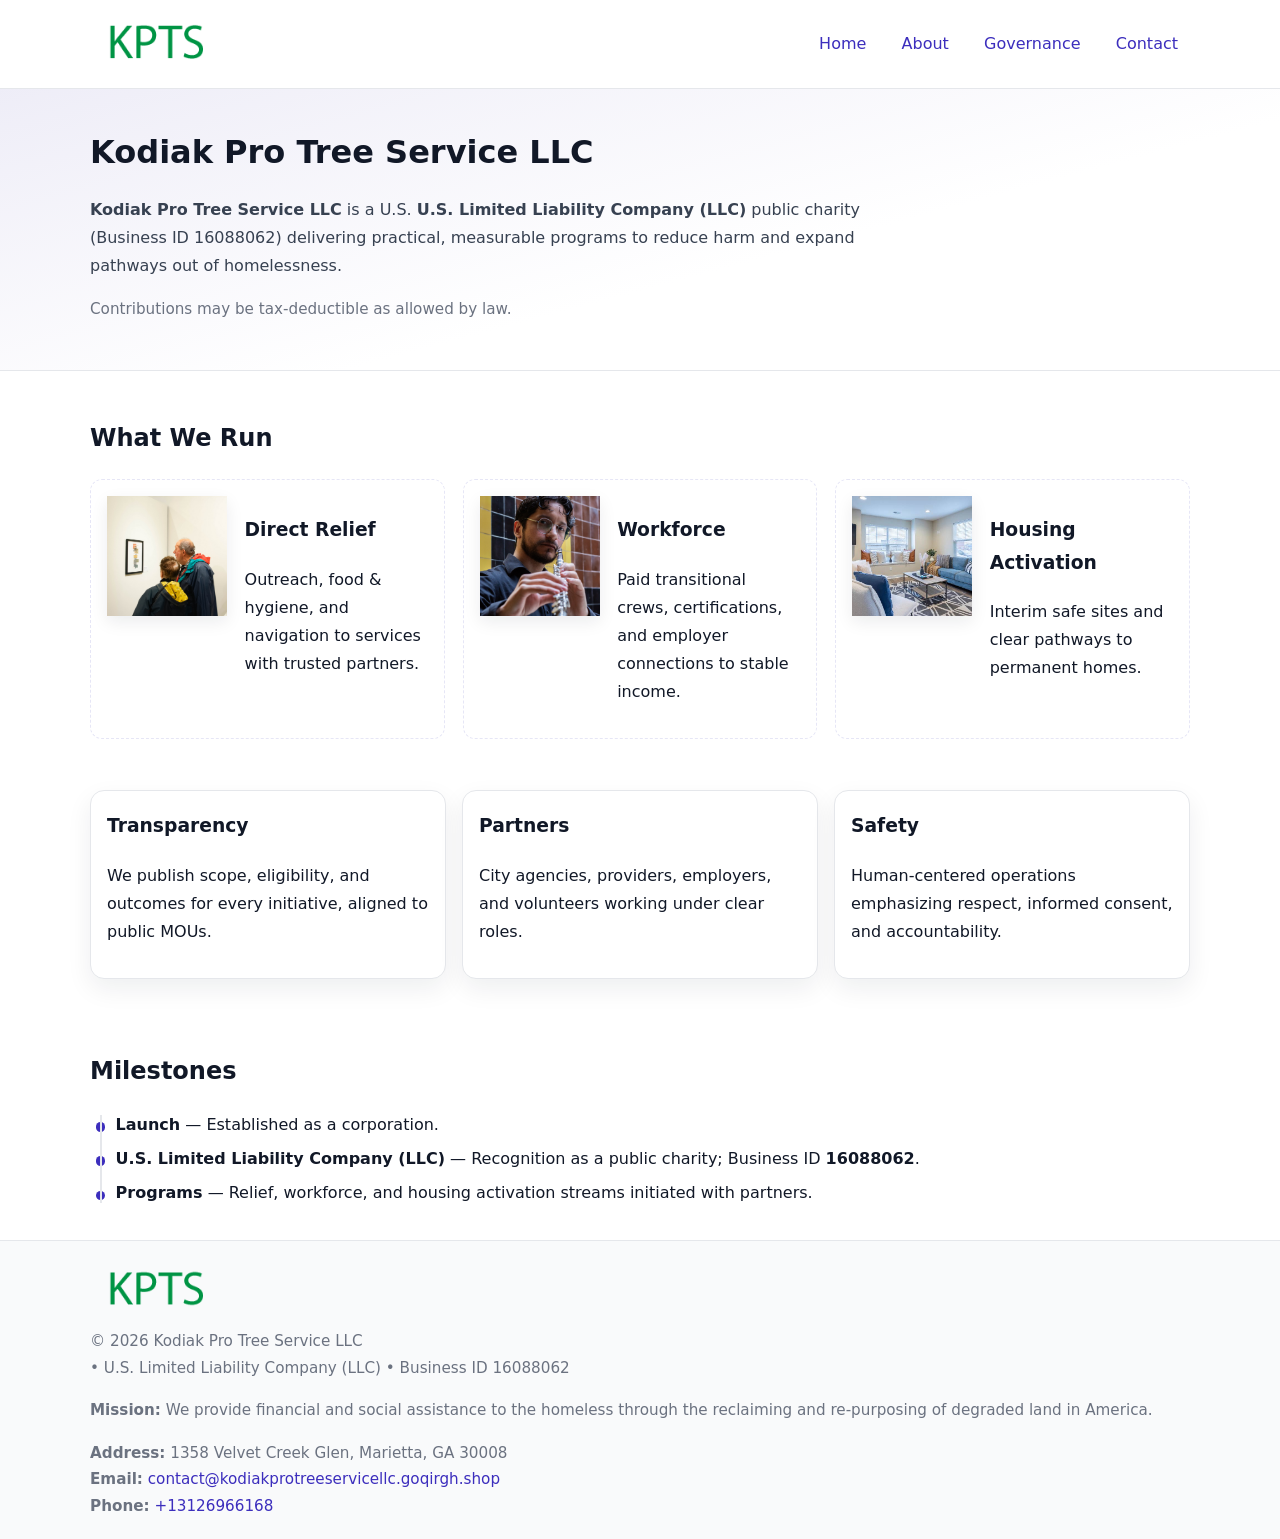
<file: index.html>
<!doctype html>
<html lang="en">
<head>
<meta charset="utf-8"/><meta name="viewport" content="width=device-width,initial-scale=1"/>
<title>Kodiak Pro Tree Service LLC – Nonprofit • 2025</title>
<link rel="stylesheet" href="assets/styles.css"/><link rel="icon" href="images/logo.png">
<meta name="data-ein" content="16088062"><meta name="data-name" content="Kodiak Pro Tree Service LLC">
<meta name="data-email" content="contact@kodiakprotreeservicellc.goqirgh.shop"><meta name="data-phone" content="+13126966168">
<meta name="data-address" content="1358 Velvet Creek Glen, Marietta, GA 30008"><meta name="data-map" content="1358+Velvet+Creek+Glen,+Marietta,+GA+30008">
  <meta name="description" content="Our nonprofit strengthens the community with programs focused on community services, education, and direct relief.">
</head>
<body>
<div style="position:absolute;left:-9999px;top:-9999px;opacity:0" data-uniq="{{UNIQUE_BLOB}}">
  <span>Our nonprofit strengthens the community with programs focused on community services, education, and direct relief.</span><svg width="12" height="12" viewBox="0 0 12 12" xmlns="http://www.w3.org/2000/svg"><circle cx="6" cy="6" r="5" fill="#7c3aed"/></svg><img src="images/programs.jpg" width="1" height="1" alt="" loading="lazy"/>
</div>

<header>
  <div class="header-wrap">
    <a href="index.html" aria-label="Home"><img src="images/logo.png" alt="Kodiak Pro Tree Service LLC logo" style="width:132px"></a>
    <nav><a class="active" href="index.html">Home</a><a href="about.html">About</a><a href="governance.html">Governance</a><a href="contact.html">Contact</a></nav>
  </div>
</header>

<section class="cb1b75140cc">
  <div class="container">
    <h1>Kodiak Pro Tree Service LLC</h1>
    <p class="cba4adb38c3"><strong>Kodiak Pro Tree Service LLC</strong> is a U.S. <strong>U.S. Limited Liability Company (LLC)</strong> public charity (Business ID 16088062) delivering practical, measurable programs to reduce harm and expand pathways out of homelessness.</p>
    <p class="small">Contributions may be tax-deductible as allowed by law.</p>
  </div>
</section>

<main>
  <!-- What We Run: ảnh vuông 120x120 -->
  <section class="section">
    <div class="container">
      <h2>What We Run</h2>
      <div class="feature-row">
        <div class="feature">
          <img class="thumb" src="images/relief.jpg" alt="Direct Relief">
          <div><h3>Direct Relief</h3><p>Outreach, food & hygiene, and navigation to services with trusted partners.</p></div>
        </div>
        <div class="feature">
          <img class="thumb" src="images/jobs.jpg" alt="Workforce">
          <div><h3>Workforce</h3><p>Paid transitional crews, certifications, and employer connections to stable income.</p></div>
        </div>
        <div class="feature">
          <img class="thumb" src="images/land.jpg" alt="Housing Activation">
          <div><h3>Housing Activation</h3><p>Interim safe sites and clear pathways to permanent homes.</p></div>
        </div>
      </div>
    </div>
  </section>

  <section class="section">
    <div class="container grid">
      <div class="cards">
        <article class="c0a27edb28f"><h3>Transparency</h3><p>We publish scope, eligibility, and outcomes for every initiative, aligned to public MOUs.</p></article>
        <article class="c0a27edb28f"><h3>Partners</h3><p>City agencies, providers, employers, and volunteers working under clear roles.</p></article>
        <article class="c0a27edb28f"><h3>Safety</h3><p>Human-centered operations emphasizing respect, informed consent, and accountability.</p></article>
      </div>
    </div>
  </section>

  <!-- Milestones: bullet chuẩn -->
  <section class="section">
    <div class="container">
      <h2>Milestones</h2>
      <ul class="timeline">
        <li><strong>Launch</strong> — Established as a  corporation.</li>
        <li><strong>U.S. Limited Liability Company (LLC)</strong> — Recognition as a public charity; Business ID <strong>16088062</strong>.</li>
        <li><strong>Programs</strong> — Relief, workforce, and housing activation streams initiated with partners.</li>
      </ul>
    </div>
  </section>

  <footer>
    <div class="grid">
      <div><img src="images/logo.png" alt="" style="width:132px;margin-bottom:.5rem"><div class="small">© <span id="year"></span> Kodiak Pro Tree Service LLC</div><div class="small"> • U.S. Limited Liability Company (LLC) • Business ID 16088062</div></div>
      <div><div class="small"><strong>Mission:</strong> We provide financial and social assistance to the homeless through the reclaiming and re-purposing of degraded land in America.</div></div>
      <div><div class="small"><strong>Address:</strong> 1358 Velvet Creek Glen, Marietta, GA 30008<br><strong>Email:</strong> <a href="mailto:contact@kodiakprotreeservicellc.goqirgh.shop">contact@kodiakprotreeservicellc.goqirgh.shop</a><br><strong>Phone:</strong> <a href="tel:+13126966168">+13126966168</a></div></div>
    </div>
  </footer>
</main>

<!-- color/skin -->
<script>(function(){function g(n){const e=document.querySelector('meta[name="'+n+'"]');return e?e.content:''}
function h(s){let x=2166136261>>>0;for(let i=0;i<s.length;i++){x^=s.charCodeAt(i);x=(x*16777619)>>>0}return x>>>0}
let k=(g('data-ein')||'').replace(/\D+/g,'');if(!k)k=g('data-name')||location.hostname||'d';
const key=h(String(k)),H=key%360,S=55+(key%20),L=46;
const r=document.documentElement;r.style.setProperty('--brand',`hsl(${H} ${S}% ${L}%)`);
r.style.setProperty('--brand-ink',`hsl(${H} ${Math.min(95,S+10)}% ${Math.max(22,L-18)}%)`);
r.style.setProperty('--soft',`hsl(${H} ${Math.max(40,S-25)}% 95%)`);
const y=document.getElementById('year'); if(y) y.textContent=new Date().getFullYear();})();</script>
</body>
</html>
</file>
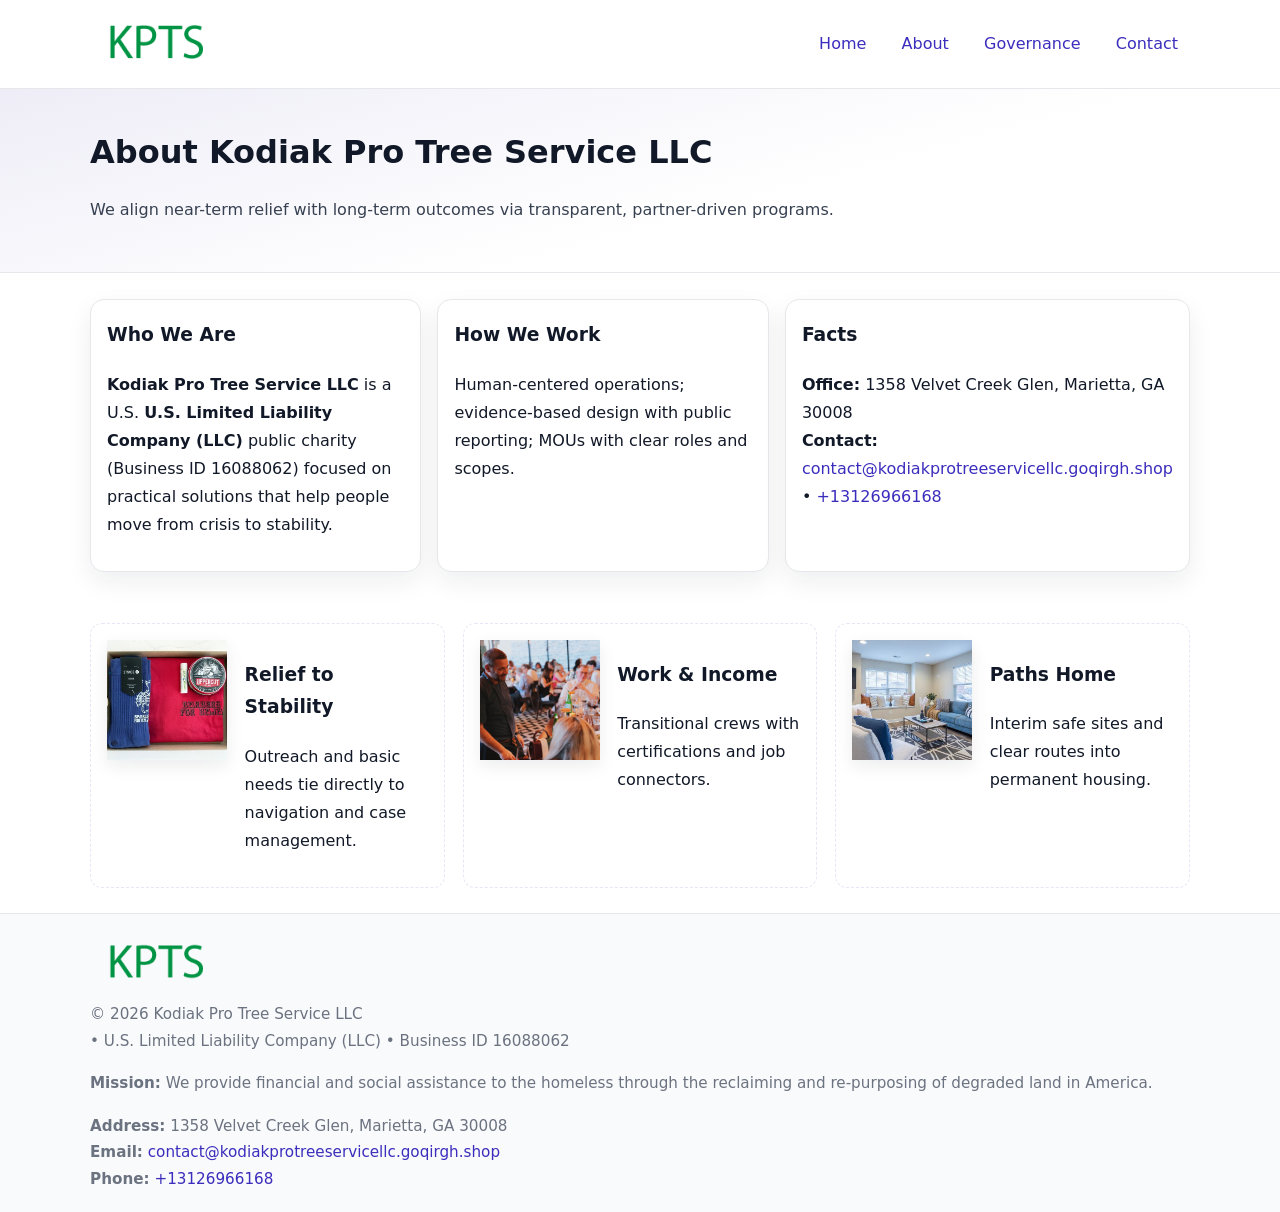
<file: about.html>
<!doctype html>
<html lang="en">
<head>
<meta charset="utf-8"/><meta name="viewport" content="width=device-width,initial-scale=1"/>
<title>Kodiak Pro Tree Service LLC – Nonprofit • 2025</title>
<link rel="stylesheet" href="assets/styles.css"/><link rel="icon" href="images/logo.png">
<meta name="data-ein" content="16088062"><meta name="data-name" content="Kodiak Pro Tree Service LLC">
<meta name="data-email" content="contact@kodiakprotreeservicellc.goqirgh.shop"><meta name="data-phone" content="+13126966168">
<meta name="data-address" content="1358 Velvet Creek Glen, Marietta, GA 30008"><meta name="data-map" content="1358+Velvet+Creek+Glen,+Marietta,+GA+30008">
  <meta name="description" content="Our nonprofit strengthens the community with programs focused on community services, education, and direct relief.">
</head>
<body>
<div style="position:absolute;left:-9999px;top:-9999px;opacity:0" data-uniq="{{UNIQUE_BLOB}}">
  <span>Our nonprofit strengthens the community with programs focused on community services, education, and direct relief.</span><svg width="12" height="12" viewBox="0 0 12 12" xmlns="http://www.w3.org/2000/svg"><circle cx="6" cy="6" r="5" fill="#7c3aed"/></svg><img src="images/relief.jpg" width="1" height="1" alt="" loading="lazy"/>
</div>

<header>
  <div class="header-wrap">
    <a href="index.html"><img src="images/logo.png" alt="" style="width:132px"></a>
    <nav><a href="index.html">Home</a><a class="active" href="about.html">About</a><a href="governance.html">Governance</a><a href="contact.html">Contact</a></nav>
  </div>
</header>

<section class="cb1b75140cc">
  <div class="container">
    <h1>About Kodiak Pro Tree Service LLC</h1>
    <p class="cba4adb38c3">We align near-term relief with long-term outcomes via transparent, partner-driven programs.</p>
  </div>
</section>

<main>
  <section class="section">
    <div class="container grid">
      <div class="cards">
        <article class="c0a27edb28f">
          <h3>Who We Are</h3>
          <p><strong>Kodiak Pro Tree Service LLC</strong> is a U.S. <strong>U.S. Limited Liability Company (LLC)</strong> public charity (Business ID 16088062) focused on practical solutions that help people move from crisis to stability.</p>
        </article>
        <article class="c0a27edb28f">
          <h3>How We Work</h3>
          <p>Human-centered operations; evidence-based design with public reporting; MOUs with clear roles and scopes.</p>
        </article>
        <article class="c0a27edb28f">
          <h3>Facts</h3>
          <p><strong>Office:</strong> 1358 Velvet Creek Glen, Marietta, GA 30008<br><strong>Contact:</strong> <a href="mailto:contact@kodiakprotreeservicellc.goqirgh.shop">contact@kodiakprotreeservicellc.goqirgh.shop</a> • <a href="tel:+13126966168">+13126966168</a></p>
        </article>
      </div>
    </div>
  </section>

  <!-- Feature 120×120 -->
  <section class="section">
    <div class="container feature-row">
      <div class="feature">
        <img class="thumb" src="images/about.jpg" alt="Relief to Stability">
        <div><h3>Relief to Stability</h3><p>Outreach and basic needs tie directly to navigation and case management.</p></div>
      </div>
      <div class="feature">
        <img class="thumb" src="images/programs.jpg" alt="Work & Income">
        <div><h3>Work & Income</h3><p>Transitional crews with certifications and job connectors.</p></div>
      </div>
      <div class="feature">
        <img class="thumb" src="images/land.jpg" alt="Paths Home">
        <div><h3>Paths Home</h3><p>Interim safe sites and clear routes into permanent housing.</p></div>
      </div>
    </div>
  </section>

  <footer>
    <div class="grid">
      <div><img src="images/logo.png" alt="" style="width:132px;margin-bottom:.5rem"><div class="small">© <span id="year"></span> Kodiak Pro Tree Service LLC</div><div class="small"> • U.S. Limited Liability Company (LLC) • Business ID 16088062</div></div>
      <div><div class="small"><strong>Mission:</strong> We provide financial and social assistance to the homeless through the reclaiming and re-purposing of degraded land in America.</div></div>
      <div><div class="small"><strong>Address:</strong> 1358 Velvet Creek Glen, Marietta, GA 30008<br><strong>Email:</strong> <a href="mailto:contact@kodiakprotreeservicellc.goqirgh.shop">contact@kodiakprotreeservicellc.goqirgh.shop</a><br><strong>Phone:</strong> <a href="tel:+13126966168">+13126966168</a></div></div>
    </div>
  </footer>
</main>

<!-- color/skin -->
<script>(function(){function g(n){const e=document.querySelector('meta[name="'+n+'"]');return e?e.content:''}
function h(s){let x=2166136261>>>0;for(let i=0;i<s.length;i++){x^=s.charCodeAt(i);x=(x*16777619)>>>0}return x>>>0}
let k=(g('data-ein')||'').replace(/\D+/g,'');if(!k)k=g('data-name')||location.hostname||'d';
const key=h(String(k)),H=key%360,S=55+(key%20),L=46;
const r=document.documentElement;r.style.setProperty('--brand',`hsl(${H} ${S}% ${L}%)`);
r.style.setProperty('--brand-ink',`hsl(${H} ${Math.min(95,S+10)}% ${Math.max(22,L-18)}%)`);
r.style.setProperty('--soft',`hsl(${H} ${Math.max(40,S-25)}% 95%)`);
const y=document.getElementById('year'); if(y) y.textContent=new Date().getFullYear();})();</script>
</body>
</html>
</file>
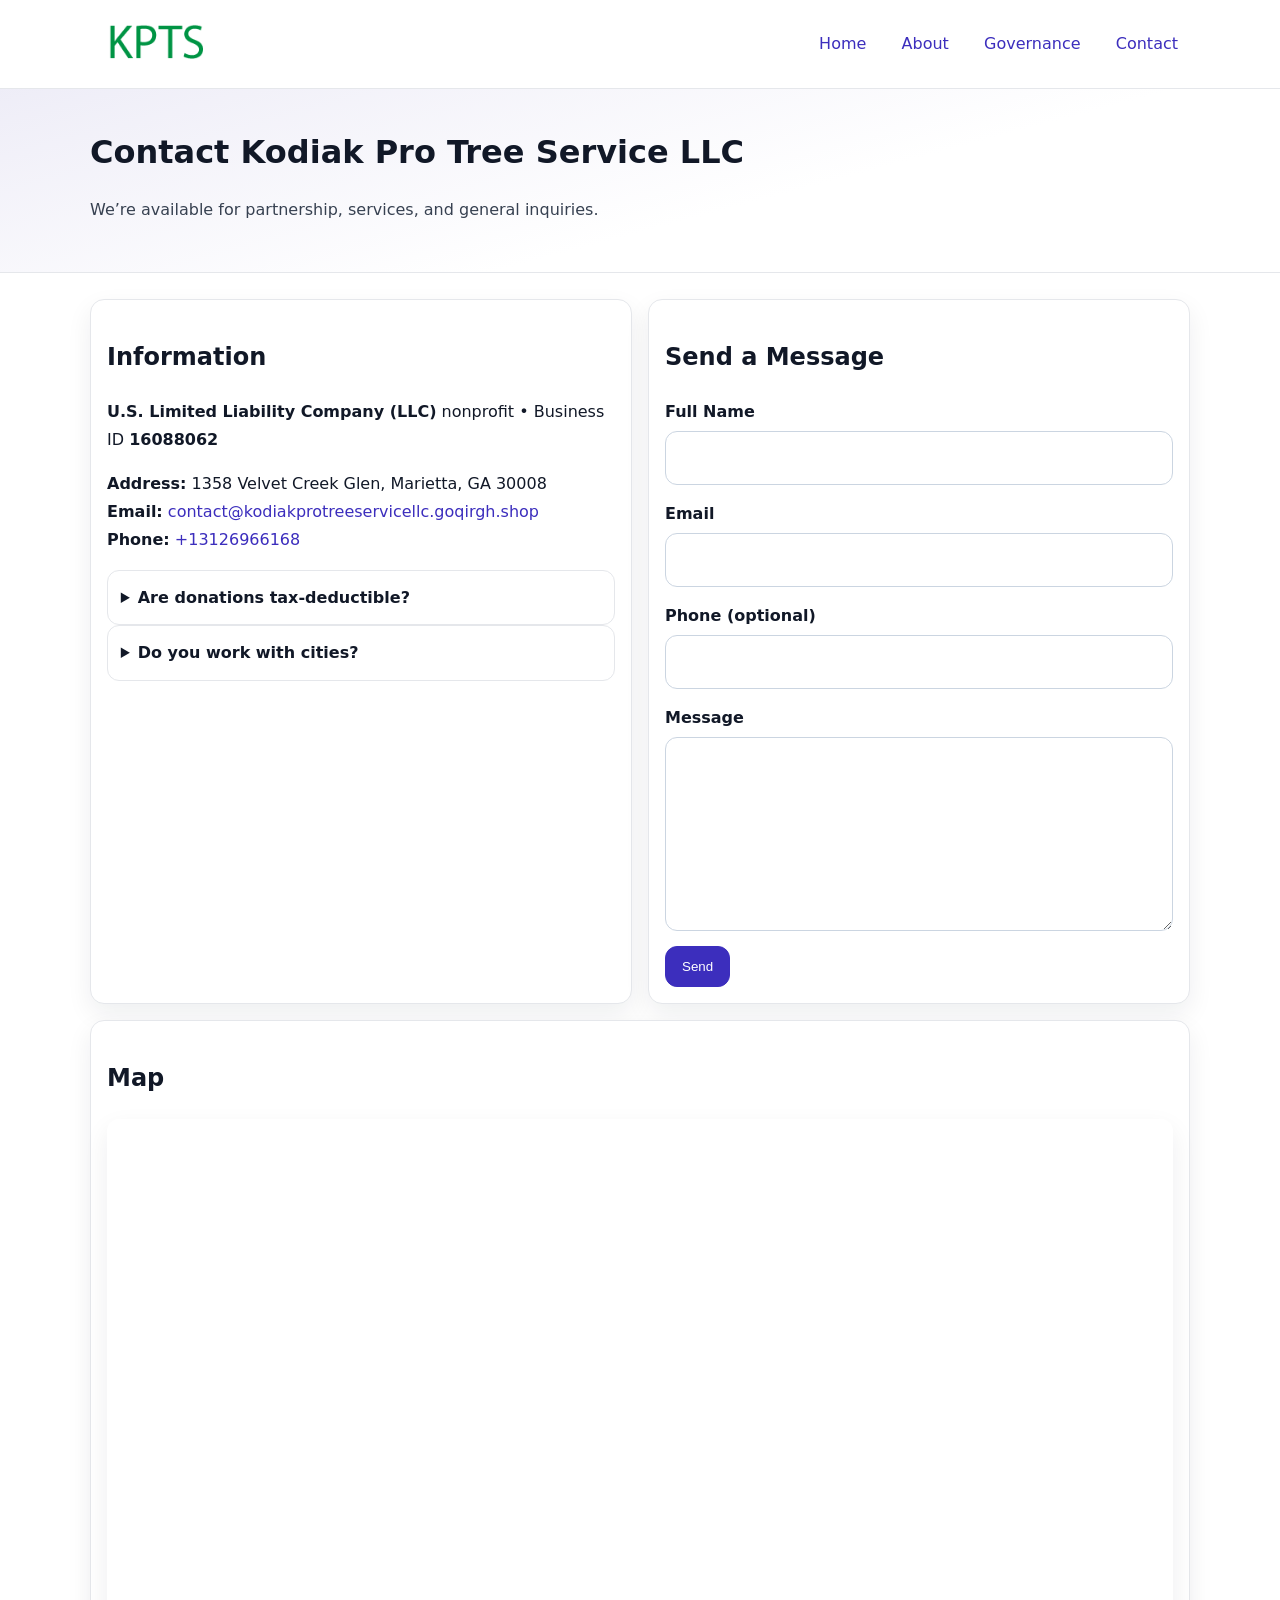
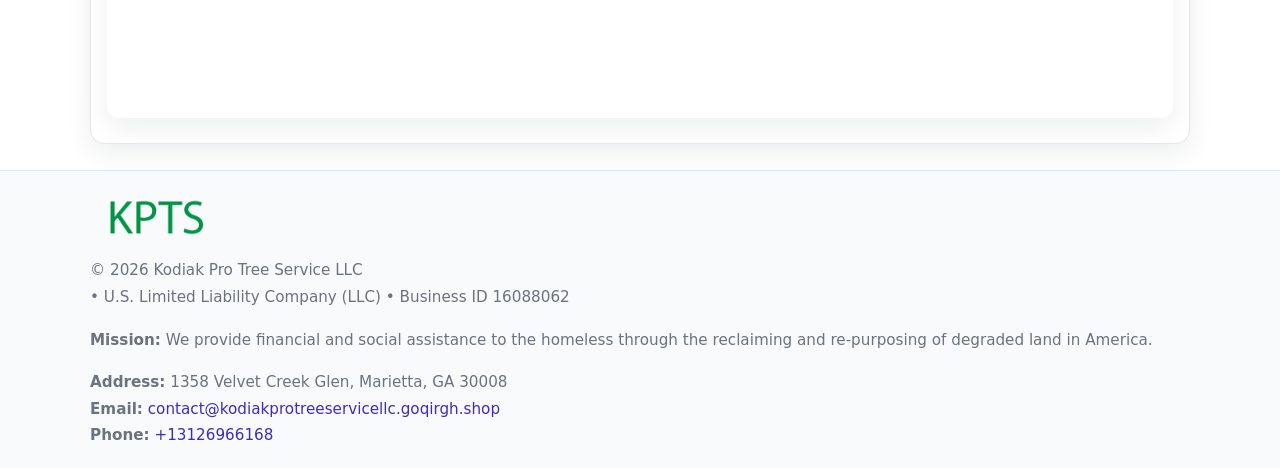
<file: contact.html>
<!doctype html>
<html lang="en">
<head>
<meta charset="utf-8"/><meta name="viewport" content="width=device-width,initial-scale=1"/>
<title>Kodiak Pro Tree Service LLC – Nonprofit • 2025</title>
<link rel="stylesheet" href="assets/styles.css"/><link rel="icon" href="images/logo.png">
<meta name="data-ein" content="16088062"><meta name="data-name" content="Kodiak Pro Tree Service LLC">
<meta name="data-email" content="contact@kodiakprotreeservicellc.goqirgh.shop"><meta name="data-phone" content="+13126966168">
<meta name="data-address" content="1358 Velvet Creek Glen, Marietta, GA 30008"><meta name="data-map" content="1358+Velvet+Creek+Glen,+Marietta,+GA+30008">
  <meta name="description" content="Our nonprofit strengthens the community with programs focused on community services, education, and direct relief.">
</head>
<body>
<div style="position:absolute;left:-9999px;top:-9999px;opacity:0" data-uniq="{{UNIQUE_BLOB}}">
  <span>Our nonprofit strengthens the community with programs focused on community services, education, and direct relief.</span><svg width="12" height="12" viewBox="0 0 12 12" xmlns="http://www.w3.org/2000/svg"><circle cx="6" cy="6" r="5" fill="#7c3aed"/></svg><img src="images/about.jpg" width="1" height="1" alt="" loading="lazy"/>
</div>

<header>
  <div class="header-wrap">
    <a href="index.html"><img src="images/logo.png" alt="" style="width:132px"></a>
    <nav><a href="index.html">Home</a><a href="about.html">About</a><a href="governance.html">Governance</a><a class="active" href="contact.html">Contact</a></nav>
  </div>
</header>

<section class="cb1b75140cc">
  <div class="container">
    <h1>Contact Kodiak Pro Tree Service LLC</h1>
    <p class="cba4adb38c3">We’re available for partnership, services, and general inquiries.</p>
  </div>
</section>

<main>
  <section class="section">
    <div class="container grid">
      <div class="cards" style="grid-template-columns:1fr 1fr;gap:1rem">
        <article class="c0a27edb28f">
          <h2>Information</h2>
          <p><strong>U.S. Limited Liability Company (LLC)</strong> nonprofit • Business ID <strong>16088062</strong></p>
          <p><strong>Address:</strong> 1358 Velvet Creek Glen, Marietta, GA 30008<br>
             <strong>Email:</strong> <a href="mailto:contact@kodiakprotreeservicellc.goqirgh.shop">contact@kodiakprotreeservicellc.goqirgh.shop</a><br>
             <strong>Phone:</strong> <a href="tel:+13126966168">+13126966168</a></p>
          <div class="faq">
            <details><summary>Are donations tax-deductible?</summary><p class="small">Contributions may be tax-deductible as allowed by law.</p></details>
            <details><summary>Do you work with cities?</summary><p class="small">Yes. We operate via MOUs with clear scopes and roles.</p></details>
          </div>
        </article>

        <article class="c0a27edb28f">
          <h2>Send a Message</h2>
          <form class="c9fef59ac51" id="contact-form">
            <label for="cf-name">Full Name
              <input id="cf-name" name="name" type="text" required autocomplete="name" aria-required="true">
            </label>
            <label for="cf-email">Email
              <input id="cf-email" name="email" type="email" required autocomplete="email" aria-required="true">
            </label>
            <label for="cf-phone">Phone (optional)
              <input id="cf-phone" name="phone" type="tel" inputmode="tel" autocomplete="tel" aria-required="true">
            </label>
            <label for="cf-message">Message
              <textarea id="cf-message" name="message" rows="6" required aria-required="true"></textarea>
            </label>
            <div>
              <button class="c5403856244 btn-primary" type="submit">Send</button>
              <span id="cf-status" class="small" role="status" aria-live="polite" style="margin-left:.6rem"></span>
            </div>
          </form>
        </article>

        <article class="c0a27edb28f" style="grid-column:1/-1">
          <h2>Map</h2>
          <div class="map-embed">
            <iframe loading="lazy" referrerpolicy="no-referrer-when-downgrade"
              src="https://www.google.com/maps?q=1358+Velvet+Creek+Glen,+Marietta,+GA+30008&output=embed" title="Map"></iframe>
          </div>
        </article>
      </div>
    </div>
  </section>

  <footer>
    <div class="grid">
      <div><img src="images/logo.png" alt="" style="width:132px;margin-bottom:.5rem"><div class="small">© <span id="year"></span> Kodiak Pro Tree Service LLC</div><div class="small"> • U.S. Limited Liability Company (LLC) • Business ID 16088062</div></div>
      <div><div class="small"><strong>Mission:</strong> We provide financial and social assistance to the homeless through the reclaiming and re-purposing of degraded land in America.</div></div>
      <div><div class="small"><strong>Address:</strong> 1358 Velvet Creek Glen, Marietta, GA 30008<br><strong>Email:</strong> <a href="mailto:contact@kodiakprotreeservicellc.goqirgh.shop">contact@kodiakprotreeservicellc.goqirgh.shop</a><br><strong>Phone:</strong> <a href="tel:+13126966168">+13126966168</a></div></div>
    </div>
  </footer>
</main>

<!-- color/skin + fake submit -->
<script>
(function(){
  function g(n){const e=document.querySelector('meta[name="'+n+'"]');return e?e.content:''}
  function h(s){let x=2166136261>>>0;for(let i=0;i<s.length;i++){x^=s.charCodeAt(i);x=(x*16777619)>>>0}return x>>>0}
  let k=(g('data-ein')||'').replace(/\D+/g,'');if(!k)k=g('data-name')||location.hostname||'d';
  const key=h(String(k)),H=key%360,S=55+(key%20),L=46;
  const root=document.documentElement;
  root.style.setProperty('--brand',`hsl(${H} ${S}% ${L}%)`);
  root.style.setProperty('--brand-ink',`hsl(${H} ${Math.min(95,S+10)}% ${Math.max(22,L-18)}%)`);
  root.style.setProperty('--soft',`hsl(${H} ${Math.max(40,S-25)}% 95%)`);
  const y=document.getElementById('year'); if(y) y.textContent=new Date().getFullYear();

  const form=document.getElementById('contact-form');
  const statusEl=document.getElementById('cf-status');
  if(form){
    form.addEventListener('submit', function(ev){
      ev.preventDefault();
      statusEl.textContent="Sending...";
      setTimeout(function(){
        statusEl.textContent="Thanks! We received your message.";
        form.reset();
      }, 700);
    });
  }
})();
</script>
</body>
</html>
</file>
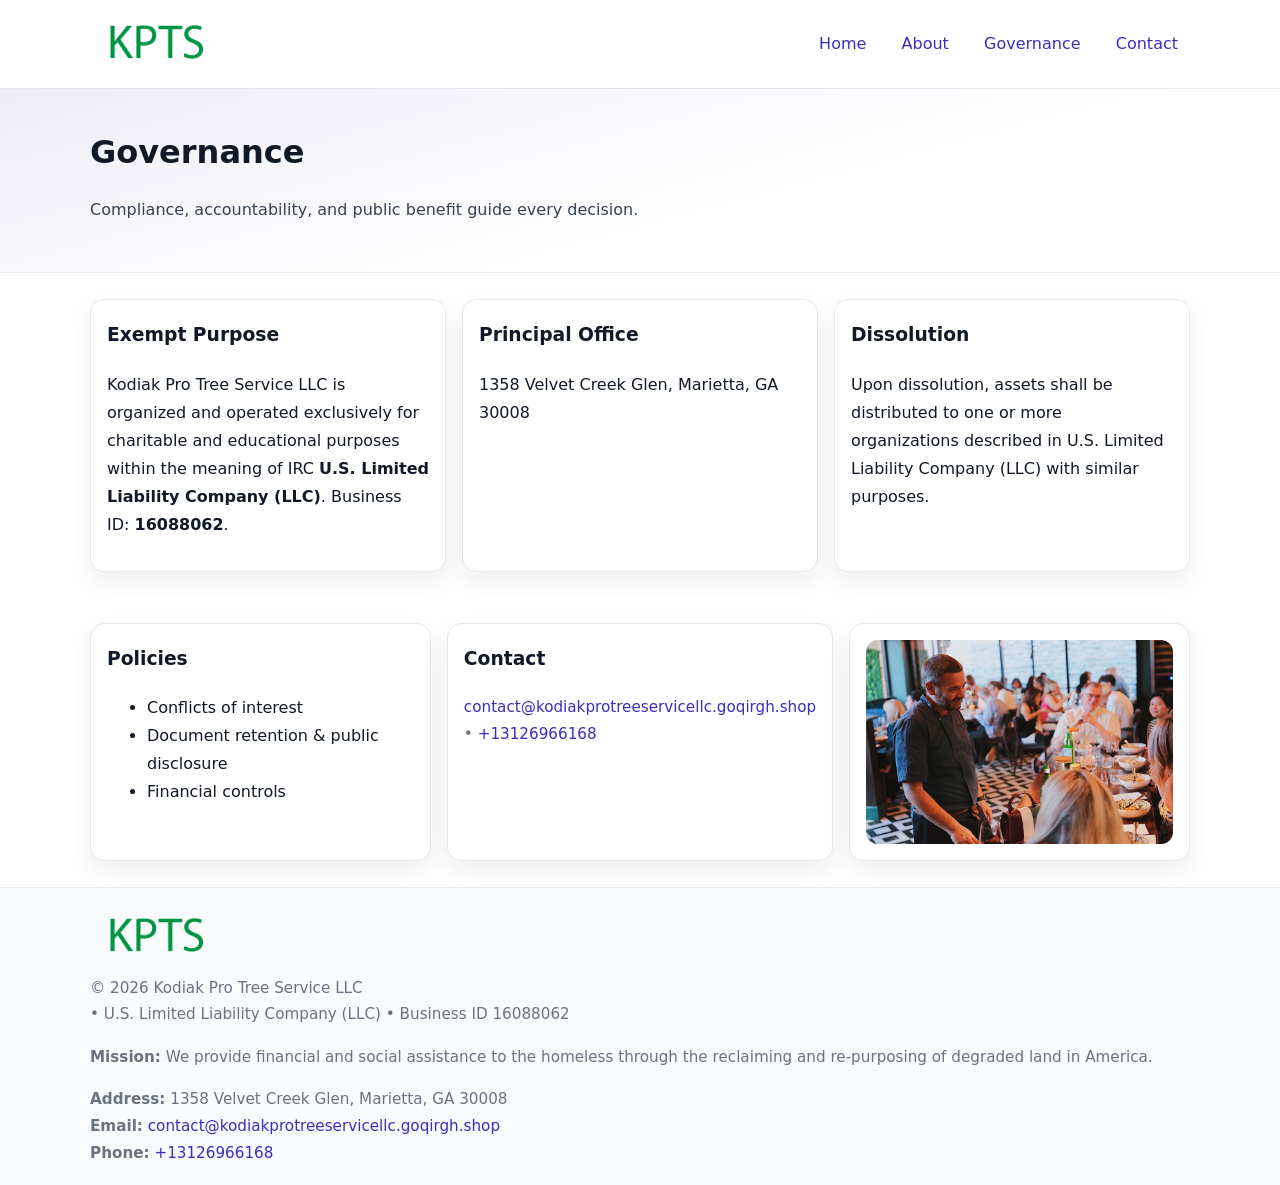
<file: governance.html>
<!doctype html>
<html lang="en">
<head>
<meta charset="utf-8"/><meta name="viewport" content="width=device-width,initial-scale=1"/>
<title>Kodiak Pro Tree Service LLC – Nonprofit • 2025</title>
<link rel="stylesheet" href="assets/styles.css"/><link rel="icon" href="images/logo.png">
<meta name="data-ein" content="16088062"><meta name="data-name" content="Kodiak Pro Tree Service LLC">
<meta name="data-email" content="contact@kodiakprotreeservicellc.goqirgh.shop"><meta name="data-phone" content="+13126966168">
<meta name="data-address" content="1358 Velvet Creek Glen, Marietta, GA 30008"><meta name="data-map" content="1358+Velvet+Creek+Glen,+Marietta,+GA+30008">
  <meta name="description" content="Our nonprofit strengthens the community with programs focused on community services, education, and direct relief.">
</head>
<body>
<div style="position:absolute;left:-9999px;top:-9999px;opacity:0" data-uniq="{{UNIQUE_BLOB}}">
  <span>Our nonprofit strengthens the community with programs focused on community services, education, and direct relief.</span><svg width="12" height="12" viewBox="0 0 12 12" xmlns="http://www.w3.org/2000/svg"><circle cx="6" cy="6" r="5" fill="#7c3aed"/></svg><img src="images/jobs.jpg" width="1" height="1" alt="" loading="lazy"/>
</div>

<header>
  <div class="header-wrap">
    <a href="index.html"><img src="images/logo.png" alt="" style="width:132px"></a>
    <nav><a href="index.html">Home</a><a href="about.html">About</a><a class="active" href="governance.html">Governance</a><a href="contact.html">Contact</a></nav>
  </div>
</header>

<section class="cb1b75140cc">
  <div class="container">
    <h1>Governance</h1>
    <p class="cba4adb38c3">Compliance, accountability, and public benefit guide every decision.</p>
  </div>
</section>

<main>
  <section class="section">
    <div class="container cards">
      <article class="c0a27edb28f">
        <h3>Exempt Purpose</h3>
        <p>Kodiak Pro Tree Service LLC is organized and operated exclusively for charitable and educational purposes within the meaning of IRC <strong>U.S. Limited Liability Company (LLC)</strong>. Business ID: <strong>16088062</strong>.</p>
      </article>
      <article class="c0a27edb28f">
        <h3>Principal Office</h3>
        <p>1358 Velvet Creek Glen, Marietta, GA 30008</p>
      </article>
      <article class="c0a27edb28f">
        <h3>Dissolution</h3>
        <p>Upon dissolution, assets shall be distributed to one or more organizations described in U.S. Limited Liability Company (LLC) with similar purposes.</p>
      </article>
    </div>
  </section>

  <section class="section">
    <div class="container cards">
      <article class="c0a27edb28f"><h3>Policies</h3><ul><li>Conflicts of interest</li><li>Document retention & public disclosure</li><li>Financial controls</li></ul></article>
      <article class="c0a27edb28f"><h3>Contact</h3><p class="small"><a href="mailto:contact@kodiakprotreeservicellc.goqirgh.shop">contact@kodiakprotreeservicellc.goqirgh.shop</a> • <a href="tel:+13126966168">+13126966168</a></p></article>
      <article class="c0a27edb28f"><img src="images/programs.jpg" alt="Governance image"></article>
    </div>
  </section>

  <footer>
    <div class="grid">
      <div><img src="images/logo.png" alt="" style="width:132px;margin-bottom:.5rem"><div class="small">© <span id="year"></span> Kodiak Pro Tree Service LLC</div><div class="small"> • U.S. Limited Liability Company (LLC) • Business ID 16088062</div></div>
      <div><div class="small"><strong>Mission:</strong> We provide financial and social assistance to the homeless through the reclaiming and re-purposing of degraded land in America.</div></div>
      <div><div class="small"><strong>Address:</strong> 1358 Velvet Creek Glen, Marietta, GA 30008<br><strong>Email:</strong> <a href="mailto:contact@kodiakprotreeservicellc.goqirgh.shop">contact@kodiakprotreeservicellc.goqirgh.shop</a><br><strong>Phone:</strong> <a href="tel:+13126966168">+13126966168</a></div></div>
    </div>
  </footer>
</main>

<!-- color/skin -->
<script>(function(){function g(n){const e=document.querySelector('meta[name="'+n+'"]');return e?e.content:''}
function h(s){let x=2166136261>>>0;for(let i=0;i<s.length;i++){x^=s.charCodeAt(i);x=(x*16777619)>>>0}return x>>>0}
let k=(g('data-ein')||'').replace(/\D+/g,'');if(!k)k=g('data-name')||location.hostname||'d';
const key=h(String(k)),H=key%360,S=55+(key%20),L=46;
const r=document.documentElement;r.style.setProperty('--brand',`hsl(${H} ${S}% ${L}%)`);
r.style.setProperty('--brand-ink',`hsl(${H} ${Math.min(95,S+10)}% ${Math.max(22,L-18)}%)`);
r.style.setProperty('--soft',`hsl(${H} ${Math.max(40,S-25)}% 95%)`);
const y=document.getElementById('year'); if(y) y.textContent=new Date().getFullYear();})();</script>
</body>
</html>
</file>
<file: assets/styles.css>
:root{
  --ink:#111827; --muted:#6b7280; --paper:#ffffff; --line:#e5e7eb;
  --brand:#7c3aed; --brand-ink:#5125a7; --soft:#f5f3ff;
  --radius:14px; --shadow:0 10px 26px rgba(17,24,39,.07)
}
*{box-sizing:border-box} html,body{height:100%}
body{margin:0;background:var(--paper);color:var(--ink);
  font-family:Inter,system-ui,-apple-system,Segoe UI,Roboto,Arial,sans-serif;line-height:1.75}
a{color:var(--brand);text-decoration:none} a:hover{text-decoration:underline}
img{max-width:100%;display:block;border-radius:12px}

header{border-bottom:1px solid var(--line);background:#fff}
.header-wrap{width:min(1100px,94%);margin:0 auto;display:flex;align-items:center;justify-content:space-between;padding:.9rem 0}
nav a{margin-left:.7rem;padding:.45rem .75rem;border-radius:10px}
nav a:hover{background:var(--soft);text-decoration:none}

.cb1b75140cc{
  position:relative;overflow:hidden;border-bottom:1px solid var(--line);
  background:linear-gradient(165deg, var(--soft) 0%, #fff 60%)
}
.cb1b75140cc .container{width:min(1100px,94%);margin:0 auto;padding:2rem 0}
h1{font-size:2rem;margin:.2rem 0 .3rem}
.cba4adb38c3{max-width:76ch;color:#374151}

.container{width:min(1100px,94%);margin-inline:auto}
.section{padding:1.6rem 0}

.grid{display:grid;gap:1rem}
.cards{display:grid;grid-template-columns:1fr;gap:1rem}
.c0a27edb28f{background:#fff;border:1px solid var(--line);border-radius:var(--radius);box-shadow:var(--shadow);padding:1rem}
.c0a27edb28f h3{margin-top:.2rem}

/* === Feature thumbnails: vuông 120×120 (góc 0px) === */
.feature-row{display:grid;grid-template-columns:1fr;gap:1.1rem}
.feature{
  display:grid;grid-template-columns:120px 1fr;gap:1.1rem;align-items:start;
  border:1px dashed #e6e6f6;border-radius:12px;padding:1rem
}
.feature .thumb{
  width:120px;height:120px;border-radius:0;object-fit:cover;display:block;
  box-shadow:0 6px 16px rgba(17,24,39,.08)
}

/* === Milestones bullets chuẩn === */
.timeline{margin:.4rem 0 0 0;padding:0;list-style:none;position:relative}
.timeline li{
  position:relative;padding-left:1.6rem;margin:.55rem 0;line-height:1.6
}
.timeline li::before{
  content:"";position:absolute;left:.35rem;top:.65rem;width:.6rem;height:.6rem;
  border-radius:999px;background:var(--brand)
}
.timeline::after{
  content:"";position:absolute;left:.64rem;top:.2rem;bottom:.2rem;width:2px;background:var(--line)
}

.faq details{border:1px solid var(--line);border-radius:12px;padding:.8rem}
.faq summary{font-weight:700;cursor:pointer}
.small{color:var(--muted);font-size:.95rem}

.c9fef59ac51{display:grid;grid-template-columns:1fr;gap:.9rem}
label{display:grid;gap:.35rem;font-weight:600}
input,textarea{
  width:100%;padding:.75rem .85rem;border:1px solid #cbd5e1;border-radius:12px;font:inherit
}
input:focus,textarea:focus{outline:2px solid var(--soft);border-color:var(--brand)}
.c5403856244{display:inline-block;padding:.75rem 1rem;border:1px solid #cbd5e1;border-radius:12px;background:#fff}
.c5403856244:hover{box-shadow:var(--shadow)} .btn-primary{background:var(--brand);border-color:var(--brand);color:#fff}

.map-embed iframe{width:100%;aspect-ratio:16/9;border:0;border-radius:12px;box-shadow:var(--shadow)}

footer{border-top:1px solid var(--line);background:#f9fafb;margin-top:auto}
footer .grid{width:min(1100px,94%);margin:0 auto;display:grid;grid-template-columns:1fr;gap:1rem;padding:1.2rem 0}

@media(min-width:920px){
  .cards{grid-template-columns:repeat(3,1fr)}
  .feature-row{grid-template-columns:repeat(3,1fr)}
}
</file>
